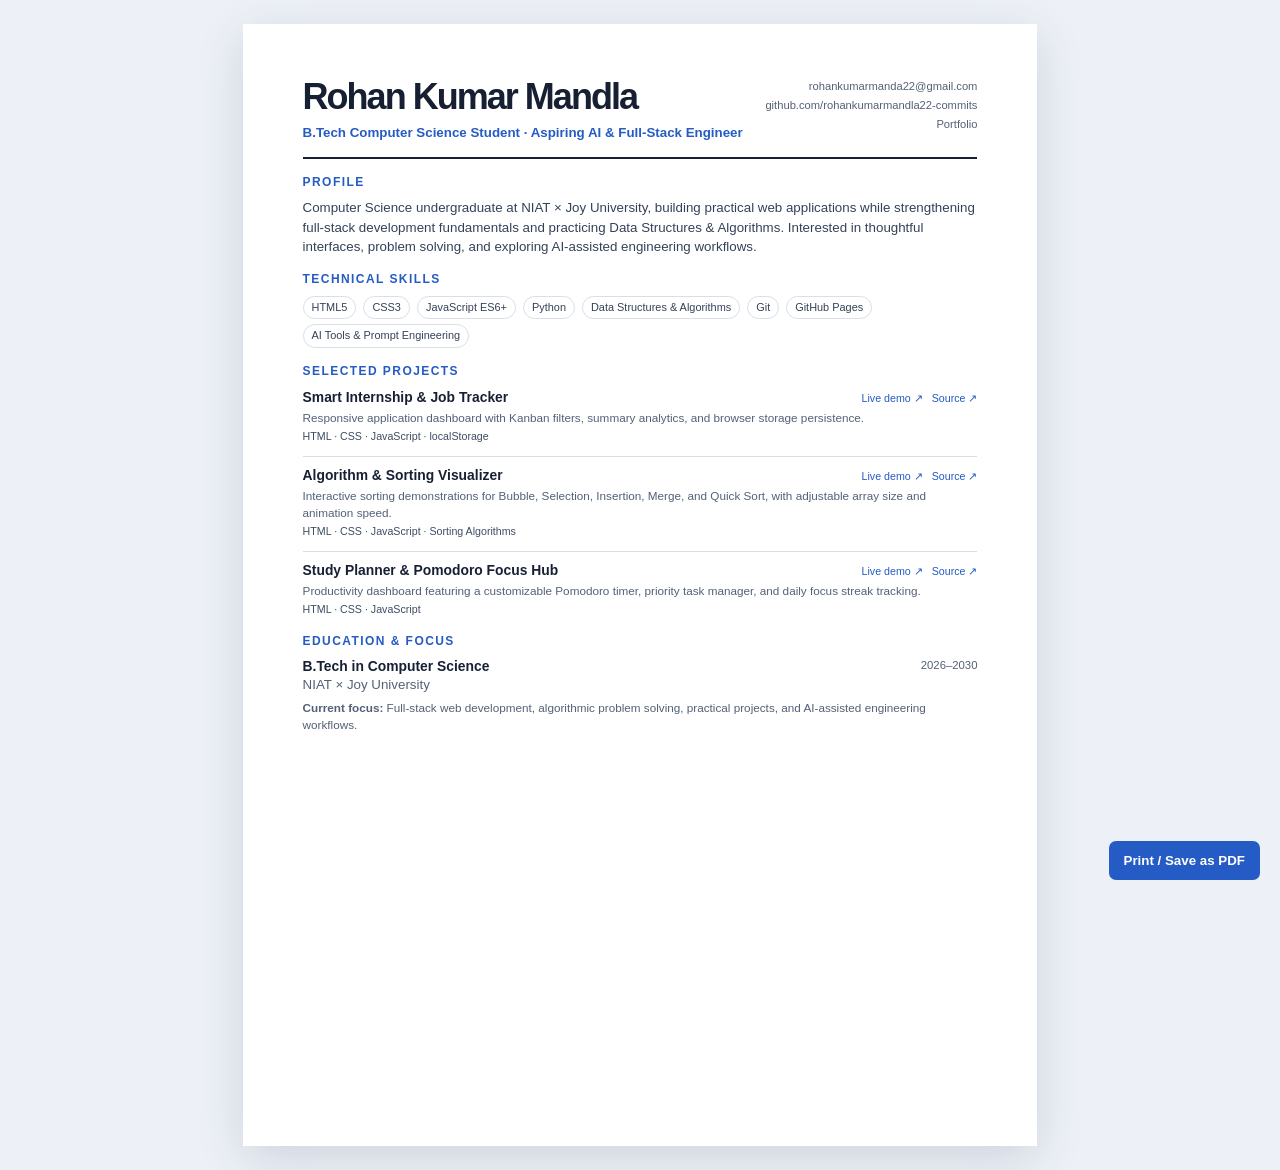
<file: resume.html>
<!doctype html>
<html lang="en">
  <head>
    <meta charset="utf-8" />
    <meta name="viewport" content="width=device-width, initial-scale=1" />
    <meta name="description" content="One-page resume for Rohan Kumar Mandla, B.Tech Computer Science student at NIAT × Joy University." />
    <title>Rohan Kumar Mandla | Resume</title>
    <style>
      :root {
        color-scheme: light;
        --ink: #172033;
        --muted: #536176;
        --blue: #245bc4;
        --line: #d7dfeb;
        --paper: #fff;
      }
      * { box-sizing: border-box; }
      html { background: #edf1f7; }
      body {
        width: min(8.27in, calc(100% - 32px));
        min-height: 11.69in;
        margin: 24px auto;
        padding: .56in .62in;
        background: var(--paper);
        color: var(--ink);
        font: 10pt/1.45 Arial, Helvetica, sans-serif;
        box-shadow: 0 12px 45px rgb(22 37 61 / 14%);
      }
      a { color: inherit; text-decoration: none; }
      a:hover { color: var(--blue); text-decoration: underline; text-underline-offset: 2px; }
      .resume-header {
        display: flex;
        justify-content: space-between;
        align-items: flex-start;
        gap: 20px;
        padding-bottom: 15px;
        border-bottom: 2px solid var(--ink);
      }
      h1 { margin: 0; font-size: 27pt; line-height: 1.05; letter-spacing: -.055em; }
      .role { margin: 7px 0 0; color: var(--blue); font-size: 10pt; font-weight: 700; }
      .contact {
        display: grid;
        justify-items: end;
        gap: 3px;
        color: var(--muted);
        font-size: 8.4pt;
        text-align: right;
      }
      section { margin-top: 15px; }
      h2 {
        margin: 0 0 7px;
        color: var(--blue);
        font-size: 9pt;
        letter-spacing: .12em;
        text-transform: uppercase;
      }
      p { margin: 0; }
      .summary { color: #344259; }
      .skills { display: flex; flex-wrap: wrap; gap: 5px 7px; }
      .skills span {
        padding: 3px 8px;
        border: 1px solid var(--line);
        border-radius: 999px;
        color: #344259;
        font-size: 8.2pt;
        white-space: nowrap;
      }
      .projects { display: grid; gap: 11px; }
      .project { padding-top: 9px; border-top: 1px solid var(--line); }
      .project:first-child { padding-top: 0; border-top: 0; }
      .project-heading { display: flex; justify-content: space-between; gap: 12px; align-items: baseline; }
      h3 { margin: 0; font-size: 10.4pt; line-height: 1.3; }
      .project-links { display: flex; flex: 0 0 auto; gap: 9px; color: var(--blue); font-size: 8pt; }
      .project p { margin-top: 3px; color: var(--muted); font-size: 8.8pt; }
      .project .stack { color: #3e4d63; font-size: 8pt; }
      .education { display: flex; justify-content: space-between; gap: 16px; }
      .education p { color: var(--muted); }
      .date { flex: 0 0 auto; color: var(--muted); font-size: 8.5pt; }
      .focus { margin-top: 5px; color: var(--muted); font-size: 8.8pt; }
      .print-button {
        position: fixed;
        right: 20px;
        bottom: 20px;
        padding: 10px 15px;
        border: 0;
        border-radius: 7px;
        background: var(--blue);
        color: white;
        font: inherit;
        font-weight: 700;
        cursor: pointer;
      }
      .print-button:hover { background: #19499f; }
      @media (max-width: 620px) {
        body { width: calc(100% - 20px); min-height: 0; margin: 10px auto; padding: 26px 20px; }
        .resume-header { flex-direction: column; gap: 10px; }
        .contact { justify-items: start; text-align: left; }
        .project-heading { align-items: flex-start; flex-direction: column; gap: 3px; }
        .education { flex-direction: column; gap: 3px; }
      }
      @page { size: A4; margin: 0; }
      @media print {
        html, body { width: auto; min-height: 0; margin: 0; background: white; }
        body { padding: .52in .58in; box-shadow: none; font-size: 9pt; }
        section { margin-top: 12px; }
        .print-button { display: none; }
        a { color: inherit; }
        .project-links a::after { content: ""; }
        * { print-color-adjust: exact; -webkit-print-color-adjust: exact; }
      }
    </style>
  </head>
  <body>
    <header class="resume-header">
      <div>
        <h1>Rohan Kumar Mandla</h1>
        <p class="role">B.Tech Computer Science Student · Aspiring AI &amp; Full-Stack Engineer</p>
      </div>
      <div class="contact" aria-label="Contact details">
        <a href="mailto:rohankumarmanda22@gmail.com">rohankumarmanda22@gmail.com</a>
        <a href="https://github.com/rohankumarmandla22-commits">github.com/rohankumarmandla22-commits</a>
        <a href="https://rohankumarmandla22-commits.github.io/rohan-portfolio/">Portfolio</a>
      </div>
    </header>

    <main>
      <section aria-labelledby="summary-heading">
        <h2 id="summary-heading">Profile</h2>
        <p class="summary">Computer Science undergraduate at NIAT × Joy University, building practical web applications while strengthening full-stack development fundamentals and practicing Data Structures &amp; Algorithms. Interested in thoughtful interfaces, problem solving, and exploring AI-assisted engineering workflows.</p>
      </section>

      <section aria-labelledby="skills-heading">
        <h2 id="skills-heading">Technical Skills</h2>
        <div class="skills">
          <span>HTML5</span><span>CSS3</span><span>JavaScript ES6+</span><span>Python</span>
          <span>Data Structures &amp; Algorithms</span><span>Git</span><span>GitHub Pages</span>
          <span>AI Tools &amp; Prompt Engineering</span>
        </div>
      </section>

      <section aria-labelledby="projects-heading">
        <h2 id="projects-heading">Selected Projects</h2>
        <div class="projects">
          <article class="project">
            <div class="project-heading">
              <h3>Smart Internship &amp; Job Tracker</h3>
              <div class="project-links">
                <a href="https://rohankumarmandla22-commits.github.io/job-tracker/">Live demo ↗</a>
                <a href="https://github.com/rohankumarmandla22-commits/job-tracker">Source ↗</a>
              </div>
            </div>
            <p>Responsive application dashboard with Kanban filters, summary analytics, and browser storage persistence.</p>
            <p class="stack">HTML · CSS · JavaScript · localStorage</p>
          </article>
          <article class="project">
            <div class="project-heading">
              <h3>Algorithm &amp; Sorting Visualizer</h3>
              <div class="project-links">
                <a href="https://rohankumarmandla22-commits.github.io/Algorithm-Sorting-Visualizer/">Live demo ↗</a>
                <a href="https://github.com/rohankumarmandla22-commits/Algorithm-Sorting-Visualizer">Source ↗</a>
              </div>
            </div>
            <p>Interactive sorting demonstrations for Bubble, Selection, Insertion, Merge, and Quick Sort, with adjustable array size and animation speed.</p>
            <p class="stack">HTML · CSS · JavaScript · Sorting Algorithms</p>
          </article>
          <article class="project">
            <div class="project-heading">
              <h3>Study Planner &amp; Pomodoro Focus Hub</h3>
              <div class="project-links">
                <a href="https://rohankumarmandla22-commits.github.io/AI-study-planner/">Live demo ↗</a>
                <a href="https://github.com/rohankumarmandla22-commits/AI-study-planner">Source ↗</a>
              </div>
            </div>
            <p>Productivity dashboard featuring a customizable Pomodoro timer, priority task manager, and daily focus streak tracking.</p>
            <p class="stack">HTML · CSS · JavaScript</p>
          </article>
        </div>
      </section>

      <section aria-labelledby="education-heading">
        <h2 id="education-heading">Education &amp; Focus</h2>
        <div class="education">
          <div>
            <h3>B.Tech in Computer Science</h3>
            <p>NIAT × Joy University</p>
          </div>
          <p class="date">2026–2030</p>
        </div>
        <p class="focus"><strong>Current focus:</strong> Full-stack web development, algorithmic problem solving, practical projects, and AI-assisted engineering workflows.</p>
      </section>
    </main>

    <button class="print-button" type="button" onclick="window.print()">Print / Save as PDF</button>
  </body>
</html>
</file>
